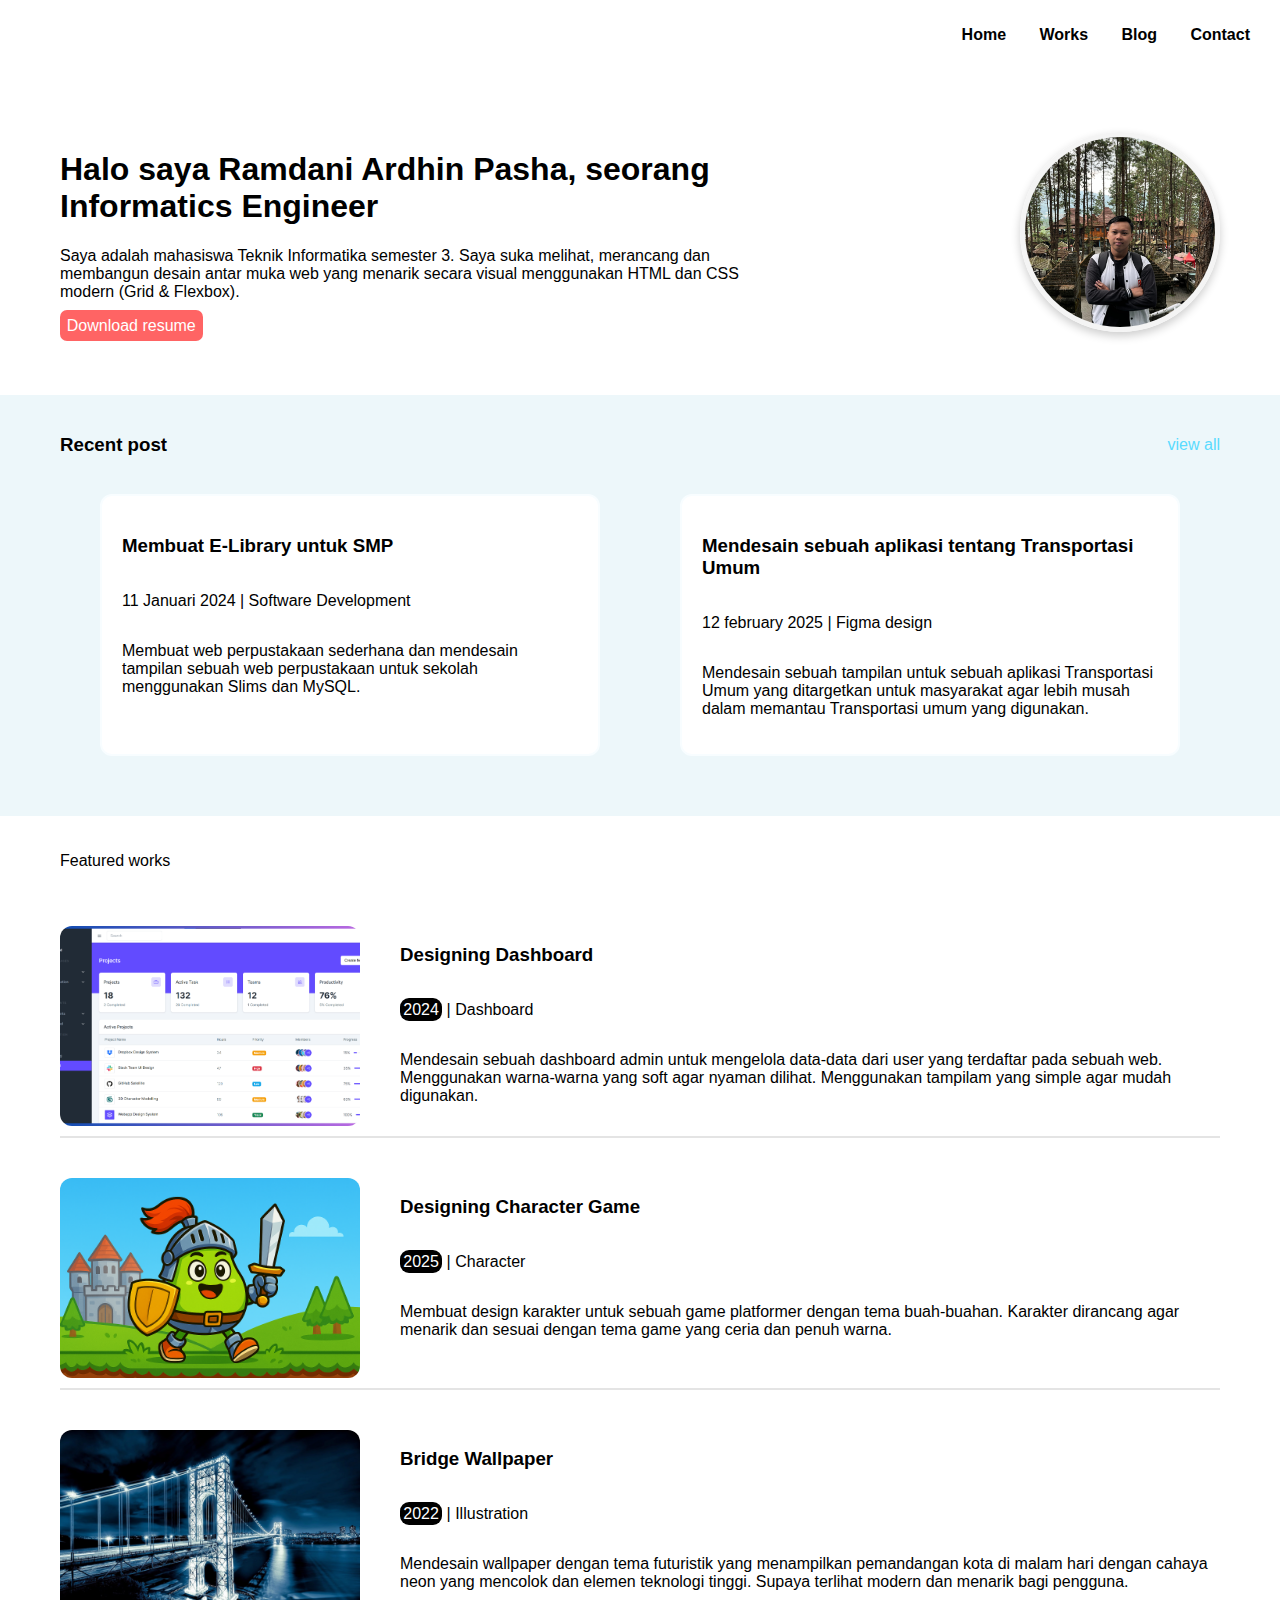
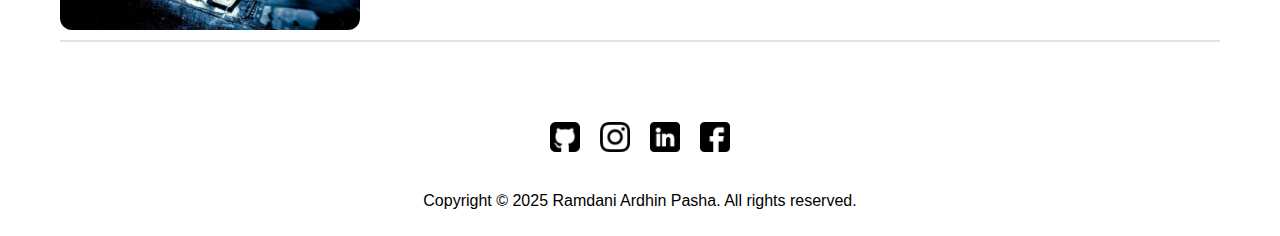
<file: index.html>
<!DOCTYPE html>
<html lang="en">
<head>
    <meta charset="UTF-8">
    <meta name="viewport" content="width=device-width, initial-scale=1.0">
    <title>Document</title>
    <link rel="stylesheet" href="style.css">
</head>
<body>
    <header>
        <aside class="layout">
            <div class="burger" id="burger">=</div>
        <div class="parent_link" id="parentlink">
                <nav>
                    <div class="link"><a href="#">Home</a></div>
                    <div class="link"><a href="works.html">Works</a></div>
                    <div class="link"><a href="blog.html">Blog</a></div>
                    <div class="link"><a href="#">Contact</a></div>
                </nav> 
        </div>
        </aside>
    </header>

    <main>
        <div class="profil">
            <div class="textinfo">
                <h1>Halo saya Ramdani Ardhin Pasha, seorang Informatics Engineer</h1>
                <p>
                    Saya adalah mahasiswa Teknik Informatika semester 3. Saya suka melihat, merancang dan 
                    membangun desain antar muka web yang menarik secara visual 
                    menggunakan HTML dan CSS modern (Grid & Flexbox).
                </p>
                <a href="#">Download resume</a>
            </div>
            <div class="profilepfp">
                <img src="assets/images/IMG-20250724-WA0079.jpg" alt="Foto Profil Penulis">
            </div>
        </div>

        <div class="recently">
            <nav>
                <h3>Recent post</h3>
                <a href="#">view all</a>
            </nav>
            <div class="container_post">
                <div class="post1">
                    <h3>Membuat E-Library untuk SMP</h3>
                    <p>11 Januari 2024 | Software Development</p>
                    <p>
                        Membuat web perpustakaan sederhana dan mendesain tampilan 
                        sebuah web perpustakaan untuk sekolah menggunakan Slims dan MySQL.
                    </p>
                </div>
                <div class="post2">
                    <h3>Mendesain sebuah aplikasi tentang Transportasi Umum</h3>
                    <p>12 february 2025 | Figma design</p>
                    <p>
                        Mendesain sebuah tampilan untuk sebuah aplikasi Transportasi Umum 
                        yang ditargetkan untuk masyarakat agar lebih musah dalam memantau
                        Transportasi umum yang digunakan.
                    </p>
                </div>
            </div>
        </div>
        <div class="featured_work">
            <nav>
                <p>Featured works</p>
            </nav>
            <div class="works_only">
                <div class="container1">
                    <img src="assets/images/dash.png" alt="Dashboard">
                    <div class="info1">
                        <h3>Designing Dashboard</h3>
                        <p><span class="tahun">2024</span> | Dashboard</p>
                        <p>
                            Mendesain sebuah dashboard admin untuk mengelola 
                            data-data dari user yang terdaftar pada sebuah web. 
                            Menggunakan warna-warna yang soft agar nyaman dilihat.
                            Menggunakan tampilam yang simple agar mudah digunakan.
                        </p>
                    </div>
                </div>
                <div class="container2">
                    <img src="assets/images/pear.png" alt="Character">
                    <div class="info2">
                        <h3>Designing Character Game</h3>
                        <p><span class="tahun">2025</span> | Character</p>
                        <p>
                            Membuat design karakter untuk sebuah game platformer
                            dengan tema buah-buahan. Karakter dirancang agar menarik
                            dan sesuai dengan tema game yang ceria dan penuh warna.
                        </p>
                    </div>
                </div>
                <div class="container3">
                    <img src="assets/images/wallp.jpg" alt="Bridge">
                    <div class="info3">
                        <h3>Bridge Wallpaper</h3>
                        <p><span class="tahun">2022</span> | Illustration</p>
                        <p>
                            Mendesain wallpaper dengan tema futuristik yang
                            menampilkan pemandangan kota di malam hari dengan
                            cahaya neon yang mencolok dan elemen teknologi tinggi.
                            Supaya terlihat modern dan menarik bagi pengguna.
                        </p>
                    </div>
                </div>
            </div>
        </div>
    </main>

    <footer>
        <div class="redir"> 
            <a href="https://github.com/pashalahh"><img src="assets/images/github-sign.png" class="hyperlink" alt="github"></a>
            <a href="https://www.instagram.com/sayapasha_?igsh=MXIyNGR3b2xvYzBzNA=="><img src="assets/images/instagram.png" class="hyperlink" alt="instagram"></a>
            <a href="#"><img src="assets/images/linkedin.png" class="hyperlink" alt="linkedin"></a>
            <a href="#"><img src="assets/images/facebook.png" class="hyperlink" alt="facebook"></a>
        </div>
        <p>Copyright &copy; 2025 Ramdani Ardhin Pasha. All rights reserved.</p>
    </footer>
    <script src="assets/js/script.js"></script>
</body>
</html>
</file>
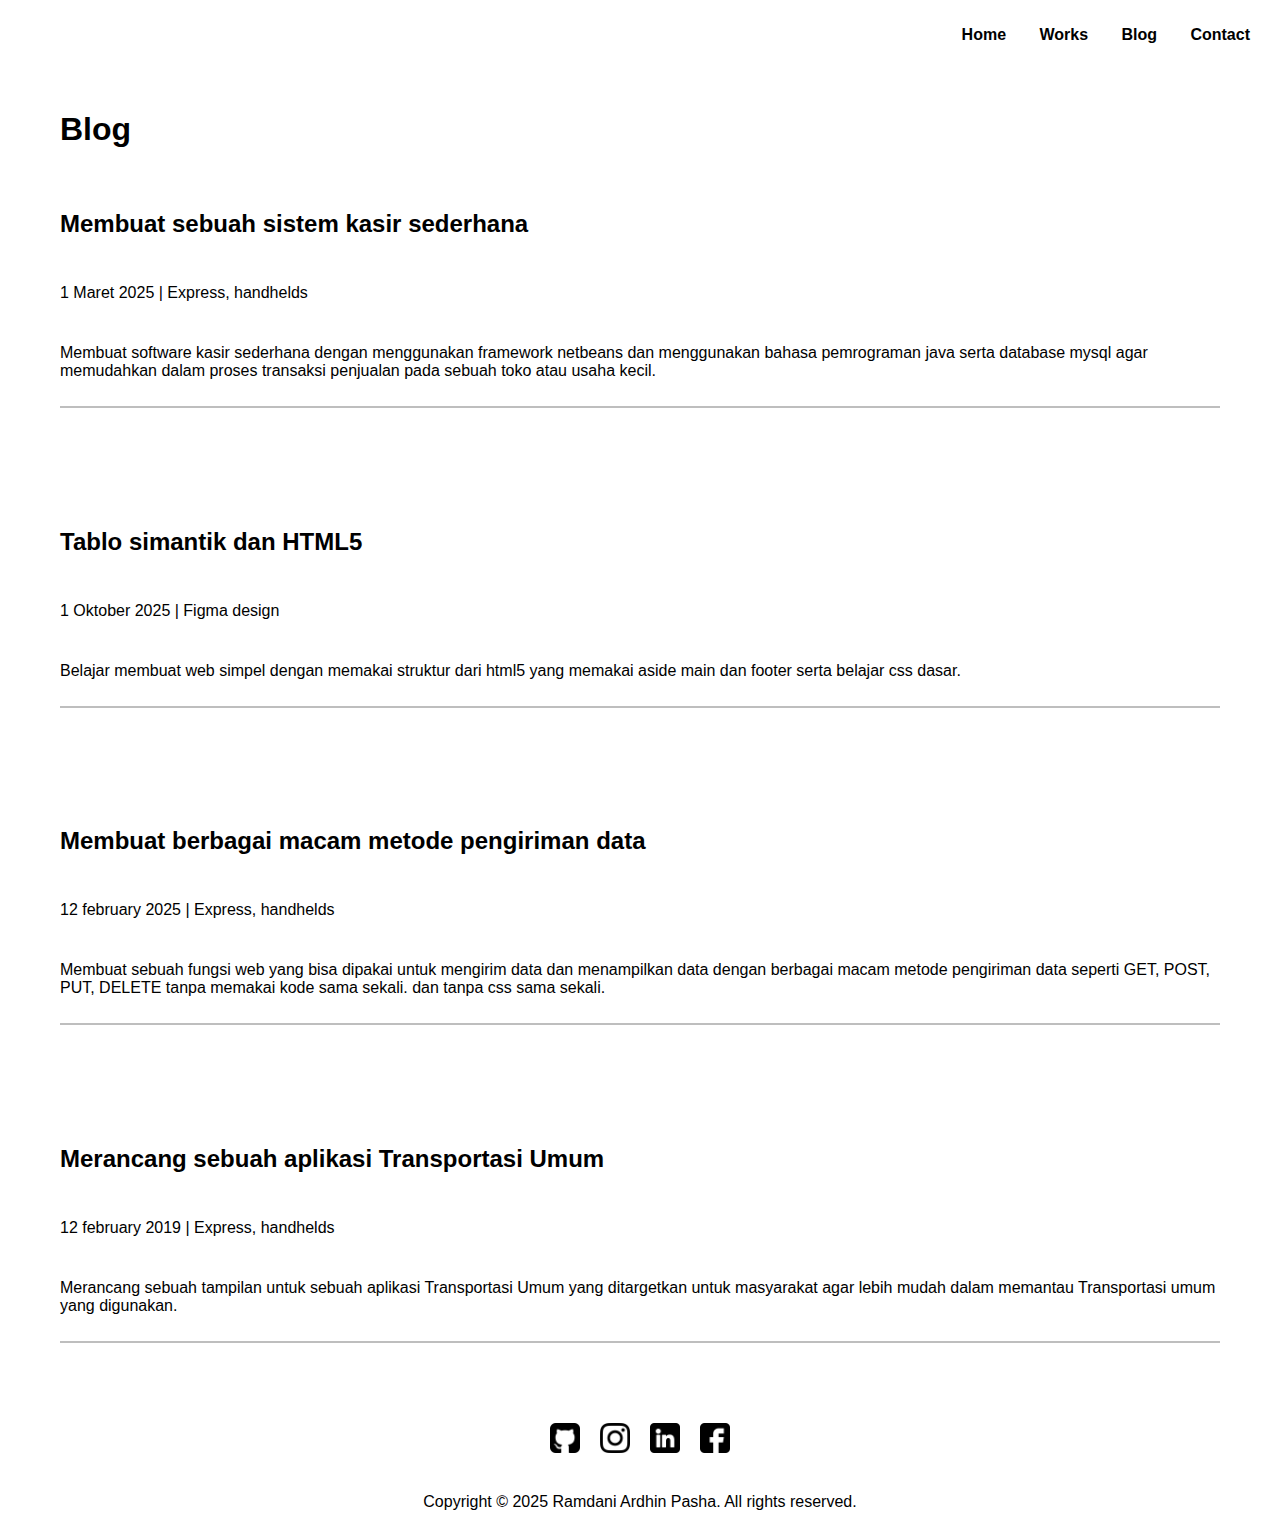
<file: blog.html>
<!DOCTYPE html>
<html lang="en">
<head>
    <meta charset="UTF-8">
    <meta name="viewport" content="width=device-width, initial-scale=1.0">
    <title>Document</title>
    <link rel="stylesheet" href="style.css">
</head>
<body>
    <header>
        <aside class="layout">
            <div class="burger" id="burger">=</div>
        <div class="parent_link" id="parentlink">
                <nav>
                    <div class="link"><a href="index.html">Home</a></div>
                    <div class="link"><a href="works.html">Works</a></div>
                    <div class="link"><a href="#">Blog</a></div>
                    <div class="link"><a href="#">Contact</a></div>
                </nav> 
        </div>
        </aside>
    </header>

    <main>
        <div class="blog_big">
            <nav>
                <h1>Blog</h1>
            </nav>
            <div class="container_post_blog">
                <a href="single_blog.html" class="posting1">
                    <h2>Membuat sebuah sistem kasir sederhana</h2>
                    <p>1 Maret 2025 | Express, handhelds</p>
                    <p>
                        Membuat software kasir sederhana dengan 
                        menggunakan framework netbeans dan menggunakan
                        bahasa pemrograman java serta database
                        mysql agar memudahkan dalam proses transaksi penjualan
                        pada sebuah toko atau usaha kecil.
                    </p>
                </a>
                <div class="posting2">
                    <h2>Tablo simantik dan HTML5</h2>
                    <p>1 Oktober 2025 | Figma design</p>
                    <p>
                        Belajar membuat web simpel dengan memakai struktur dari
                        html5 yang memakai aside main dan footer 
                        serta belajar css dasar.</p>
                </div>
                <div class="posting3">
                    <h2>Membuat berbagai macam metode pengiriman data</h2>
                    <p>12 february 2025 | Express, handhelds</p>
                    <p>
                        Membuat sebuah fungsi web yang bisa dipakai untuk 
                        mengirim data dan menampilkan data dengan berbagai
                        macam metode pengiriman data seperti GET, POST, 
                        PUT, DELETE tanpa memakai kode sama sekali. dan tanpa css
                        sama sekali.
                    </p>
                </div>
                <div class="posting4">
                    <h2>Merancang sebuah aplikasi Transportasi Umum</h2>
                    <p>12 february 2019 | Express, handhelds</p>
                    <p>
                        Merancang sebuah tampilan untuk sebuah aplikasi 
                        Transportasi Umum yang ditargetkan untuk masyarakat 
                        agar lebih mudah dalam memantau Transportasi umum 
                        yang digunakan.
                    </p>
                </div>
            </div>
        </div>
    </main>

    <footer>
        <div class="redir"> 
            <a href="https://github.com/pashalahh"><img src="assets/images/github-sign.png" class="hyperlink" alt="github"></a>
            <a href="https://www.instagram.com/sayapasha_?igsh=MXIyNGR3b2xvYzBzNA=="><img src="assets/images/instagram.png" class="hyperlink" alt="instagram"></a>
            <a href="#"><img src="assets/images/linkedin.png" class="hyperlink" alt="linkedin"></a>
            <a href="#"><img src="assets/images/facebook.png" class="hyperlink" alt="facebook"></a>
        </div>
        <p>Copyright &copy; 2025 Ramdani Ardhin Pasha. All rights reserved.</p>
    </footer>
    <script src="assets/js/script.js"></script>
</body>
</html>
</file>
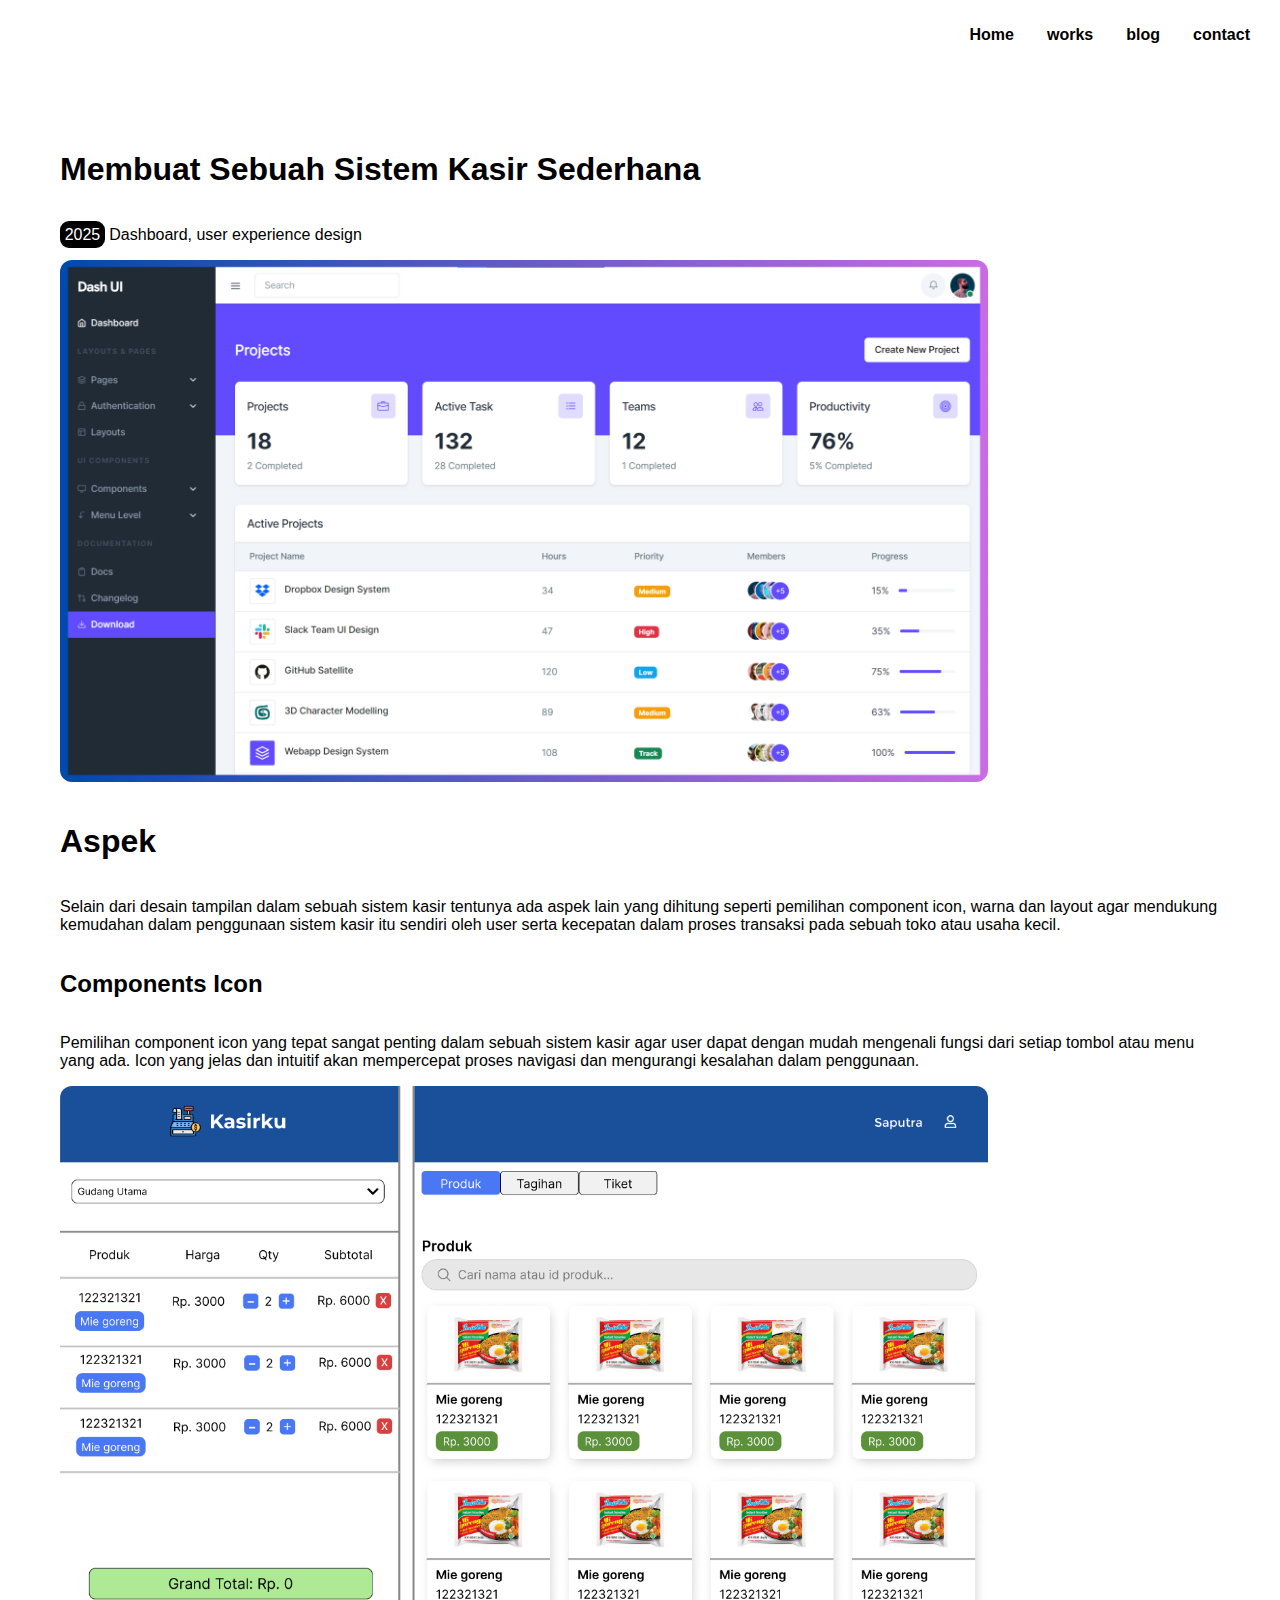
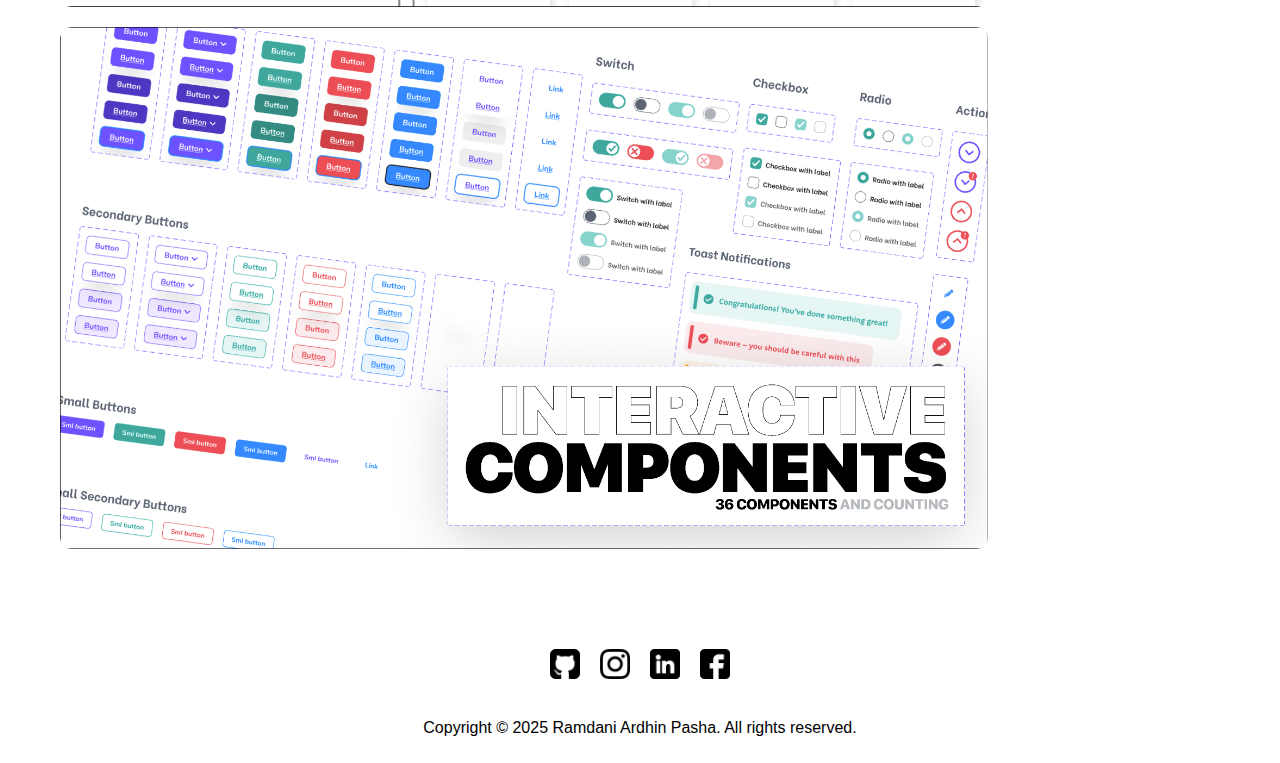
<file: single_blog.html>
<!DOCTYPE html>
<html lang="en">
<head>
    <meta charset="UTF-8">
    <meta name="viewport" content="width=device-width, initial-scale=1.0">
    <title>Document</title>
    <link rel="stylesheet" href="style.css">
</head>
<body>
    <header>
        <aside class="layout">
            <div class="burger" id="burger">=</div>
        <div class="parent_link" id="parentlink">
                <nav>
                    <div class="link"><a href="index.html">Home</a></div>
                    <div class="link"><a href="works.html">works</a></div>
                    <div class="link"><a href="blog.html">blog</a></div>
                    <div class="link"><a href="#">contact</a></div>
                </nav> 
        </div>
        </aside>
    </header>

    <main>
        <div class="single_blog_big_container">
            <div class="detail_works1">
                <h1>Membuat Sebuah Sistem Kasir Sederhana</h1>
                <p><span class="tahun">2025</span> Dashboard, user experience design</p>
                <img src="assets/images/dash.png" alt="dashboard">
                <h1>Aspek</h1>
                <p>
                    Selain dari desain tampilan dalam sebuah sistem kasir tentunya ada 
                    aspek lain yang dihitung seperti pemilihan component icon, warna dan 
                    layout agar mendukung kemudahan dalam penggunaan 
                    sistem kasir itu sendiri oleh user serta kecepatan dalam proses transaksi
                    pada sebuah toko atau usaha kecil.
                </p>
                <h2>Components Icon</h2>
                <p>
                   Pemilihan component icon yang tepat sangat penting dalam
                   sebuah sistem kasir agar user dapat dengan mudah mengenali fungsi
                   dari setiap tombol atau menu yang ada. Icon yang jelas dan intuitif
                   akan mempercepat proses navigasi dan mengurangi kesalahan dalam penggunaan.
                </p>
                <img src="assets/images/kasir.png" alt="cashier">
                <img src="assets/images/compo.png" alt="components">
            </div>
        </div>
    </main>

    <footer>
        <div class="redir"> 
            <a href="https://github.com/pashalahh"><img src="assets/images/github-sign.png" class="hyperlink" alt="github"></a>
            <a href="https://www.instagram.com/sayapasha_?igsh=MXIyNGR3b2xvYzBzNA=="><img src="assets/images/instagram.png" class="hyperlink" alt="instagram"></a>
            <a href="#"><img src="assets/images/linkedin.png" class="hyperlink" alt="linkedin"></a>
            <a href="#"><img src="assets/images/facebook.png" class="hyperlink" alt="facebook"></a>
        </div>
        <p>Copyright &copy; 2025 Ramdani Ardhin Pasha. All rights reserved.</p>
    </footer>
    <script src="assets/js/script.js"></script>
</body>
</html>
</file>
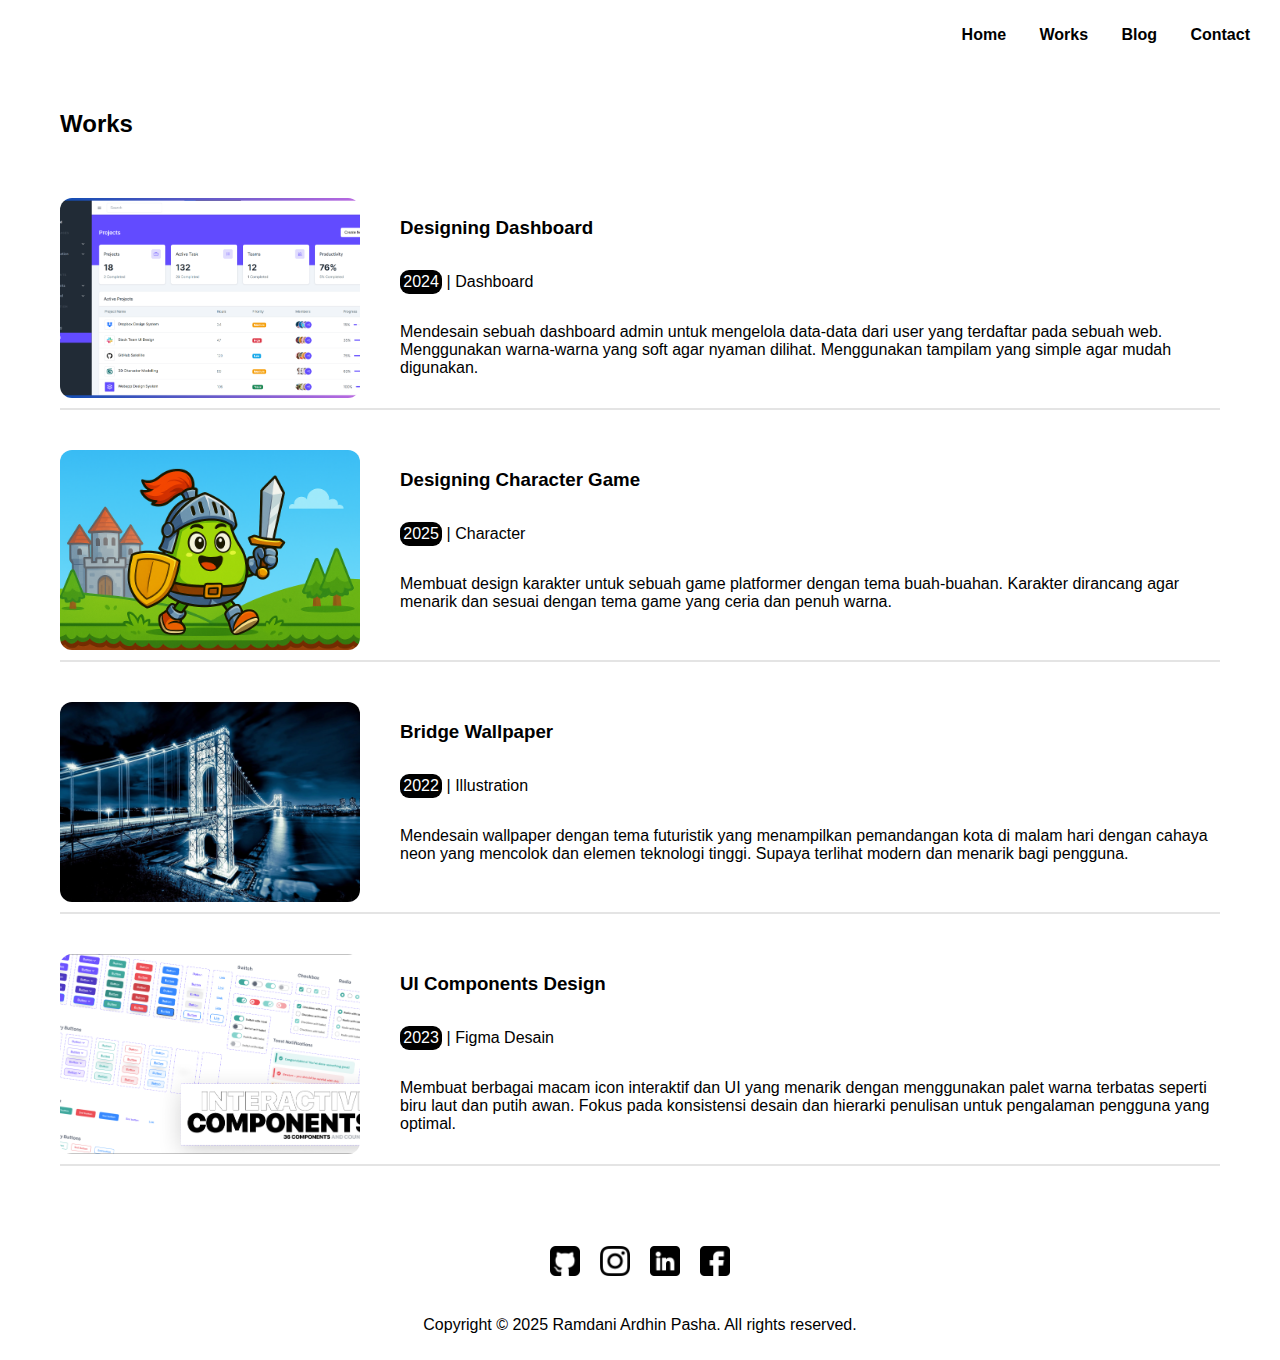
<file: works.html>
<!DOCTYPE html>
<html lang="en">
<head>
    <meta charset="UTF-8">
    <meta name="viewport" content="width=device-width, initial-scale=1.0">
    <title>Document</title>
    <link rel="stylesheet" href="style.css">
</head>
<body>
    <header>
        <aside class="layout">
            <div class="burger" id="burger">=</div>
            <div class="parent_link" id="parentlink">
                <nav>
                    <div class="link"><a href="index.html">Home</a></div>
                    <div class="link"><a href="#">Works</a></div>
                    <div class="link"><a href="blog.html">Blog</a></div>
                    <div class="link"><a href="#">Contact</a></div>
                </nav> 
        </div>
        </aside>
    </header>

    <main>
        <div class="featured_work">
            <h2>Works</h2>
            <div class="works_only">
                <a href="single-blog.html" class="container1">
                    <img src="assets/images/dash.png" alt="Dashboard">
                    <div class="info1">
                        <h3>Designing Dashboard</h3>
                        <p><span class="tahun">2024</span> | Dashboard</p>
                        <p>
                            Mendesain sebuah dashboard admin untuk mengelola 
                            data-data dari user yang terdaftar pada sebuah web. 
                            Menggunakan warna-warna yang soft agar nyaman dilihat.
                            Menggunakan tampilam yang simple agar mudah digunakan.
                        </p>
                    </div>
                </a>
                <div class="container2">
                    <img src="assets/images/pear.png" alt="Character">
                    <div class="info2">
                        <h3>Designing Character Game</h3>
                        <p><span class="tahun">2025</span> | Character</p>
                        <p>
                            Membuat design karakter untuk sebuah game platformer
                            dengan tema buah-buahan. Karakter dirancang agar menarik
                            dan sesuai dengan tema game yang ceria dan penuh warna.
                        </p>
                    </div>
                </div>
                <div class="container3">
                    <img src="assets/images/wallp.jpg" alt="Bridge">
                    <div class="info3">
                        <h3>Bridge Wallpaper</h3>
                        <p><span class="tahun">2022</span> | Illustration</p>
                        <p>
                            Mendesain wallpaper dengan tema futuristik yang
                            menampilkan pemandangan kota di malam hari dengan
                            cahaya neon yang mencolok dan elemen teknologi tinggi.
                            Supaya terlihat modern dan menarik bagi pengguna.
                        </p>
                    </div>
                </div>
                <div class="container4">
                    <img src="assets/images/compo.png" alt="ui component">
                    <div class="info4">
                        <h3>UI Components Design</h3>
                        <p><span class="tahun">2023</span> | Figma Desain</p>
                        <p>
                            Membuat berbagai macam icon interaktif dan UI yang menarik
                            dengan menggunakan palet warna terbatas seperti biru laut
                            dan putih awan. Fokus pada konsistensi desain dan hierarki
                            penulisan untuk pengalaman pengguna yang optimal.
                        </p>
                </div>
            </div>
        </div>
    </main>

    <footer>
        <div class="redir"> 
            <a href="https://github.com/pashalahh"><img src="assets/images/github-sign.png" class="hyperlink" alt="github"></a>
            <a href="https://www.instagram.com/sayapasha_?igsh=MXIyNGR3b2xvYzBzNA=="><img src="assets/images/instagram.png" class="hyperlink" alt="instagram"></a>
            <a href="#"><img src="assets/images/linkedin.png" class="hyperlink" alt="linkedin"></a>
            <a href="#"><img src="assets/images/facebook.png" class="hyperlink" alt="facebook"></a>
        </div>
        <p>Copyright &copy; 2025 Ramdani Ardhin Pasha. All rights reserved.</p>
    </footer>
    <script src="assets/js/script.js"></script>
</body>
</html>
</file>
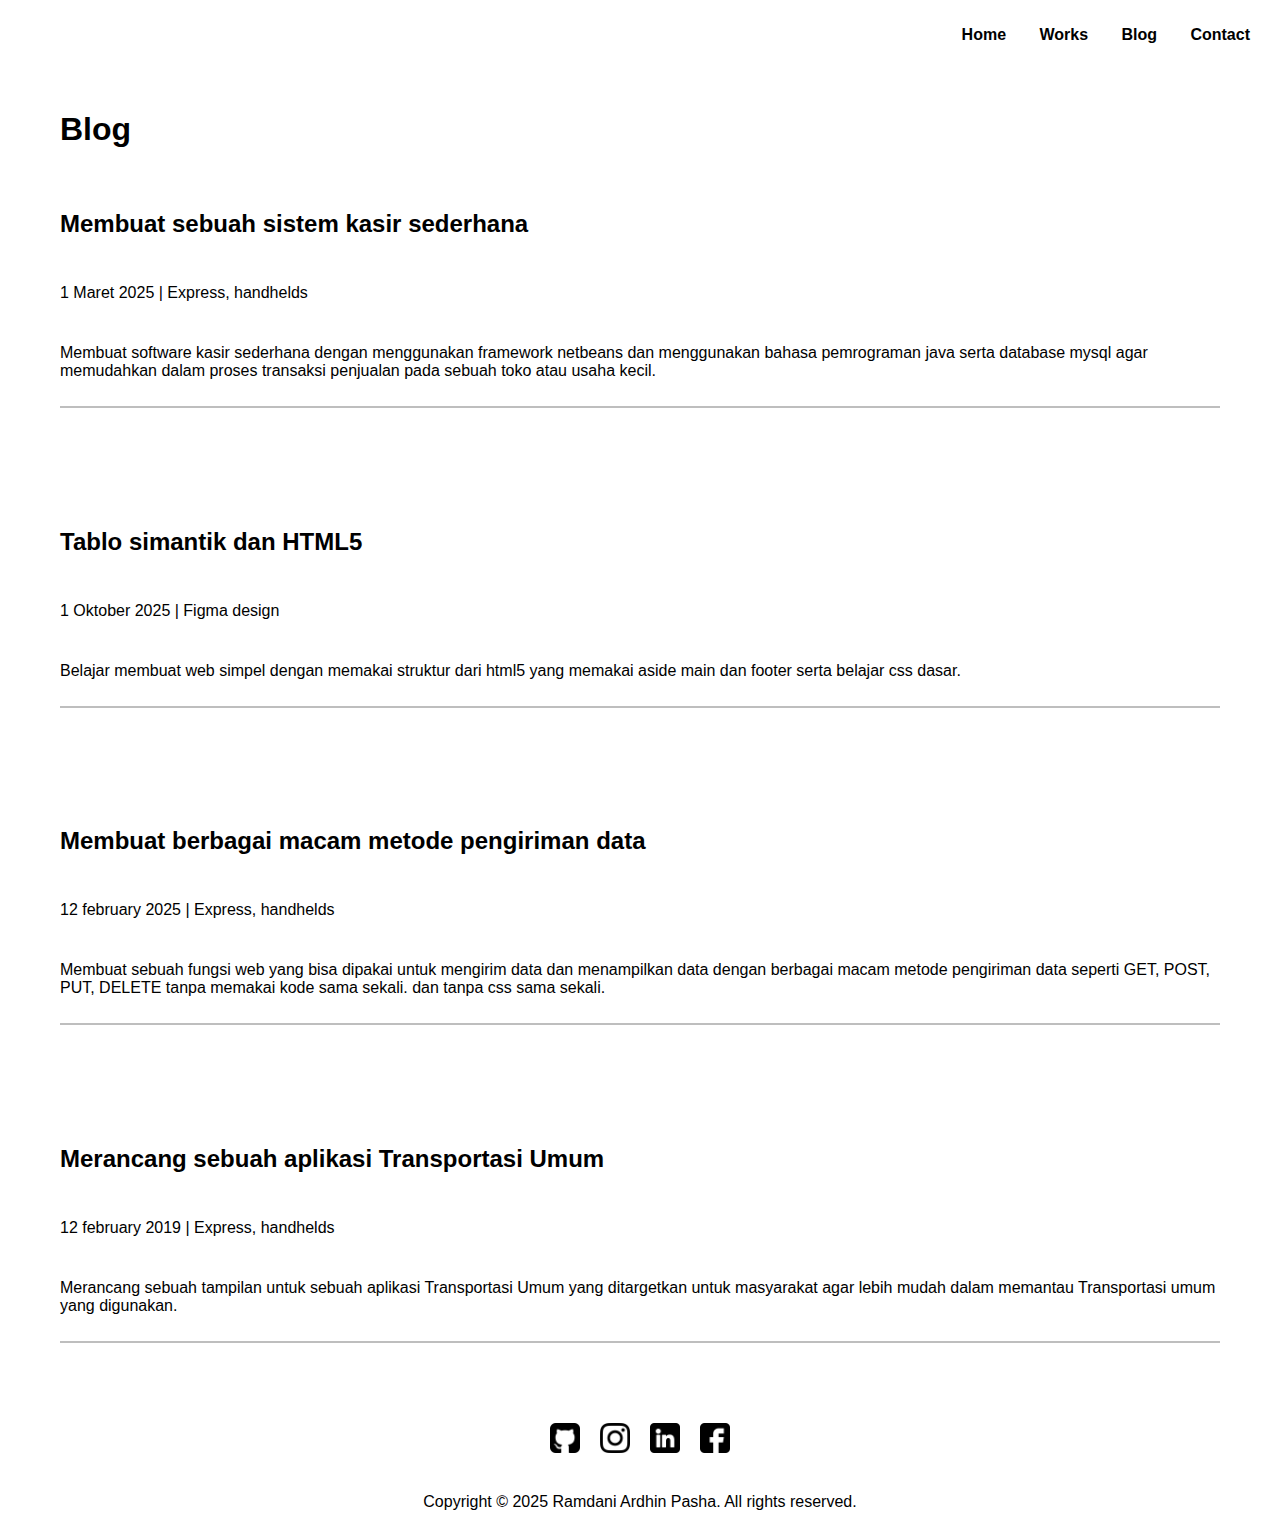
<file: portofolio-projek/blog.html>
<!DOCTYPE html>
<html lang="en">
<head>
    <meta charset="UTF-8">
    <meta name="viewport" content="width=device-width, initial-scale=1.0">
    <title>Document</title>
    <link rel="stylesheet" href="style.css">
</head>
<body>
    <header>
        <aside class="layout">
            <div class="burger" id="burger">=</div>
        <div class="parent_link" id="parentlink">
                <nav>
                    <div class="link"><a href="index.html">Home</a></div>
                    <div class="link"><a href="works.html">Works</a></div>
                    <div class="link"><a href="#">Blog</a></div>
                    <div class="link"><a href="#">Contact</a></div>
                </nav> 
        </div>
        </aside>
    </header>

    <main>
        <div class="blog_big">
            <nav>
                <h1>Blog</h1>
            </nav>
            <div class="container_post_blog">
                <a href="single-blog.html" class="posting1">
                    <h2>Membuat sebuah sistem kasir sederhana</h2>
                    <p>1 Maret 2025 | Express, handhelds</p>
                    <p>
                        Membuat software kasir sederhana dengan 
                        menggunakan framework netbeans dan menggunakan
                        bahasa pemrograman java serta database
                        mysql agar memudahkan dalam proses transaksi penjualan
                        pada sebuah toko atau usaha kecil.
                    </p>
                </a>
                <div class="posting2">
                    <h2>Tablo simantik dan HTML5</h2>
                    <p>1 Oktober 2025 | Figma design</p>
                    <p>
                        Belajar membuat web simpel dengan memakai struktur dari
                        html5 yang memakai aside main dan footer 
                        serta belajar css dasar.</p>
                </div>
                <div class="posting3">
                    <h2>Membuat berbagai macam metode pengiriman data</h2>
                    <p>12 february 2025 | Express, handhelds</p>
                    <p>
                        Membuat sebuah fungsi web yang bisa dipakai untuk 
                        mengirim data dan menampilkan data dengan berbagai
                        macam metode pengiriman data seperti GET, POST, 
                        PUT, DELETE tanpa memakai kode sama sekali. dan tanpa css
                        sama sekali.
                    </p>
                </div>
                <div class="posting4">
                    <h2>Merancang sebuah aplikasi Transportasi Umum</h2>
                    <p>12 february 2019 | Express, handhelds</p>
                    <p>
                        Merancang sebuah tampilan untuk sebuah aplikasi 
                        Transportasi Umum yang ditargetkan untuk masyarakat 
                        agar lebih mudah dalam memantau Transportasi umum 
                        yang digunakan.
                    </p>
                </div>
            </div>
        </div>
    </main>

    <footer>
        <div class="redir"> 
            <a href="https://github.com/pashalahh"><img src="assets/images/github-sign.png" class="hyperlink" alt="github"></a>
            <a href="https://www.instagram.com/sayapasha_?igsh=MXIyNGR3b2xvYzBzNA=="><img src="assets/images/instagram.png" class="hyperlink" alt="instagram"></a>
            <a href="#"><img src="assets/images/linkedin.png" class="hyperlink" alt="linkedin"></a>
            <a href="#"><img src="assets/images/facebook.png" class="hyperlink" alt="facebook"></a>
        </div>
        <p>Copyright &copy; 2025 Ramdani Ardhin Pasha. All rights reserved.</p>
    </footer>
    <script src="assets/js/script.js"></script>
</body>
</html>
</file>
<file: style.css>
* {
  box-sizing: border-box;
}


body {
    font-family: Arial, Helvetica, sans-serif;
    font-weight: normal;
    font-style: normal;
    margin: 0;
}

.parent_link {
    padding: 20px;
    display: flex;
    flex-direction: row;
    width: 100%;
    justify-content: flex-end;    
}

.parent_link nav {
    display: flex;
    flex-direction: row;
    width: auto;
    gap: 5%;
    align-items: center;
    justify-content: flex-end;
}

.parent_link .link {
    display: flex;
    flex: 1 1 0;
    justify-content: right;
    align-items: center;
    padding: 6px 10px;
}

.parent_link .link a {
    text-decoration: none;
    color: black;
    font-weight: bold;
}

.profil {
    display: flex;
    flex-direction: row;
    justify-content: space-between;
    align-items: center;
}

.profil .textinfo {
    flex: 2;
    padding: 60px;
    max-width: 800px;   
}

.profil .textinfo a {
    background-color: #ff6464;
    text-decoration: none;
    color: white;
    border-radius: 7px;
    padding: 1%;
}

.profil .profilepfp {
    flex: 1;
    padding: 60px;
    display: flex;
    justify-content: flex-end;
}

.profil .profilepfp img {
    width: 200px;
    height: 200px;
    border-radius: 50%;
    object-fit: cover;
    border: rgb(244, 244, 244) 5px solid;
    box-shadow: 0 4px 10px rgba(0, 0, 0, 0.2);
}

.recently {
    padding: 60px;
    padding-top: 20px;
    background-color: #EDF7FA;
}


.recently nav {
    display: flex;
    justify-items: center;
    justify-content: space-between;
}

.recently nav h3 {
    display: flex;
    grid-row: auto;
}

.recently nav a {
    display: flex;
    grid-row: auto;
    align-items: center;
}

.recently a {
    text-decoration: none;
    color: rgb(90, 219, 255)
}

.container_post {
    display: flex;
    flex-direction: row;
    gap: 80px;
    justify-content: center;
}


.recently .post1, .recently .post2 {
    display: flex;
    flex-direction: column;
    width: 500px;
    margin-top: 20px;
    box-sizing: border-box;
    border: 2px solid rgb(248, 253, 255);
    background-color: white;
    border-radius: 12px;
    padding: 20px;
}

.tahun {
    padding: 0.4%;
    border-radius: 9px;
    color: white;
    background-color: black;

}

.blog_big {
    padding: 60px;
    padding-top: 20px;
}

.container_post_blog {
    display: flex;
    flex-direction: column;
    gap: 80px;
    justify-content: center;
}

.blog_big .container_post_blog .posting1, .blog_big .container_post_blog .posting2, .blog_big .container_post_blog .posting3, .blog_big .container_post_blog .posting4 {
    display: flex;
    flex-direction: column;
    gap: 10px;
    justify-content: center;
    border-bottom: 2px solid rgb(190, 190, 190);
    padding-bottom: 10px;
    padding-top: 20px;
    text-decoration: none;
    color: inherit;
}

.featured_work {
    display: flex;
    flex-direction: column;
    padding: 60px;
    padding-top: 20px;
}

.featured_work nav {
    display: flex;
    justify-items: center;
    justify-content: space-between;
}

.featured_work ,.works_only {
    display: flex;
    flex-direction: column;
    gap: 20px ;
}

.featured_work .container1, .featured_work .container2, .featured_work .container3, .featured_work .container4 {
    display: flex;
    flex-direction: row;
    gap: 40px;
    justify-content: center;
    border-bottom: 2px solid rgb(228, 228, 228);
    padding-bottom: 10px;
    padding-top: 20px;
    text-decoration: none;
    color: inherit;
}

.featured_work img{
    width: 300px;
    height: 200px;
    object-fit: cover;
    border-radius: 12px;
}

.featured_work .info1, .featured_work .info2, .featured_work .info3, .featured_work .info4 {
    display: flex;
    flex-direction: column;

}
.single_blog_big_container {
    display: flex;
    justify-content: center;
}


.single_blog_big_container .detail_works1 {
    display: flex;
    flex-direction: column;
    padding: 60px;
    justify-content: center;

}

.single_blog_big_container .detail_works1 img {
    width: 80%;
    height: auto;
    border-radius: 12px;
    object-fit: cover;
    margin-bottom: 20px;
}

footer .redir {
    display: flex;
    flex-direction: row;
    justify-content: center;
    align-items: center;
    gap: 20px;
    padding: 20px;
    background-color: rgb(255, 255, 255);
}

footer .redir .hyperlink {
    width: 30px;
    height: 30px;
}

footer p {
    text-align: center;
    padding-bottom: 10px;
}

.burger {
  display: none;
}


@media (max-width: 768px) {
    body {
        margin: 0;
    }
    
    
    .parent_link {
        display: none;
        position: absolute;
        top: 60px; 
        right: 0;
        width: 100%;
        background-color: white; 
        flex-direction: column;
        align-items: flex-end;
        text-align: right;
        padding: 10px 20px;
        box-shadow: 0 2px 5px rgba(0,0,0,0.1);
    }

    .parent_link nav {
        flex-direction: column;
        width: 100%;
        gap: 10px;
        
    }

    .profil {
        flex-direction: column;
        align-items: center;
    }

    .profil .textinfo, .profil .profilepfp {
        padding: 20px;
        max-width: 100%;
    }

    .container_post {
        flex-direction: column;
        gap: 20px;
    }

    .recently .post1, .recently .post2 {
        width: 100%;
        box-sizing: border-box;
        padding: 15px;
    }

    .featured_work .container1, .featured_work .container2, .featured_work .container3, .featured_work .container4 {
        flex-direction: column;
        align-items: center;
    }

    .single_blog_big_container .detail_works1 {
        padding: 20px;
    }


    .layout {
    display: flex;
    justify-content: flex-end;
    align-items: center;
    padding: 10px 20px;
    position: relative;
    }

    .burger {
    display: block;
    position: absolute;
    top: 20px;
    right: 20px;
    font-size: 2em;
    cursor: pointer;
    user-select: none;
    z-index: 1000;
    }

    .parent_link.active {
    display: flex;
    flex-direction: column;
    align-items: flex-end;
    }
}
</file>
<file: portofolio-projek/style.css>
* {
  box-sizing: border-box;
}


body {
    font-family: Arial, Helvetica, sans-serif;
    font-weight: normal;
    font-style: normal;
    margin: 0;
}

.parent_link {
    padding: 20px;
    display: flex;
    flex-direction: row;
    width: 100%;
    justify-content: flex-end;    
}

.parent_link nav {
    display: flex;
    flex-direction: row;
    width: auto;
    gap: 5%;
    align-items: center;
    justify-content: flex-end;
}

.parent_link .link {
    display: flex;
    flex: 1 1 0;
    justify-content: right;
    align-items: center;
    padding: 6px 10px;
}

.parent_link .link a {
    text-decoration: none;
    color: black;
    font-weight: bold;
}

.profil {
    display: flex;
    flex-direction: row;
    justify-content: space-between;
    align-items: center;
}

.profil .textinfo {
    flex: 2;
    padding: 60px;
    max-width: 800px;   
}

.profil .textinfo a {
    background-color: #ff6464;
    text-decoration: none;
    color: white;
    border-radius: 7px;
    padding: 1%;
}

.profil .profilepfp {
    flex: 1;
    padding: 60px;
    display: flex;
    justify-content: flex-end;
}

.profil .profilepfp img {
    width: 200px;
    height: 200px;
    border-radius: 50%;
    object-fit: cover;
    border: rgb(244, 244, 244) 5px solid;
    box-shadow: 0 4px 10px rgba(0, 0, 0, 0.2);
}

.recently {
    padding: 60px;
    padding-top: 20px;
    background-color: #EDF7FA;
}


.recently nav {
    display: flex;
    justify-items: center;
    justify-content: space-between;
}

.recently nav h3 {
    display: flex;
    grid-row: auto;
}

.recently nav a {
    display: flex;
    grid-row: auto;
    align-items: center;
}

.recently a {
    text-decoration: none;
    color: rgb(90, 219, 255)
}

.container_post {
    display: flex;
    flex-direction: row;
    gap: 80px;
    justify-content: center;
}


.recently .post1, .recently .post2 {
    display: flex;
    flex-direction: column;
    width: 500px;
    margin-top: 20px;
    box-sizing: border-box;
    border: 2px solid rgb(248, 253, 255);
    background-color: white;
    border-radius: 12px;
    padding: 20px;
}

.tahun {
    padding: 0.4%;
    border-radius: 9px;
    color: white;
    background-color: black;

}

.blog_big {
    padding: 60px;
    padding-top: 20px;
}

.container_post_blog {
    display: flex;
    flex-direction: column;
    gap: 80px;
    justify-content: center;
}

.blog_big .container_post_blog .posting1, .blog_big .container_post_blog .posting2, .blog_big .container_post_blog .posting3, .blog_big .container_post_blog .posting4 {
    display: flex;
    flex-direction: column;
    gap: 10px;
    justify-content: center;
    border-bottom: 2px solid rgb(190, 190, 190);
    padding-bottom: 10px;
    padding-top: 20px;
    text-decoration: none;
    color: inherit;
}

.featured_work {
    display: flex;
    flex-direction: column;
    padding: 60px;
    padding-top: 20px;
}

.featured_work nav {
    display: flex;
    justify-items: center;
    justify-content: space-between;
}

.featured_work ,.works_only {
    display: flex;
    flex-direction: column;
    gap: 20px ;
}

.featured_work .container1, .featured_work .container2, .featured_work .container3, .featured_work .container4 {
    display: flex;
    flex-direction: row;
    gap: 40px;
    justify-content: center;
    border-bottom: 2px solid rgb(228, 228, 228);
    padding-bottom: 10px;
    padding-top: 20px;
    text-decoration: none;
    color: inherit;
}

.featured_work img{
    width: 300px;
    height: 200px;
    object-fit: cover;
    border-radius: 12px;
}

.featured_work .info1, .featured_work .info2, .featured_work .info3, .featured_work .info4 {
    display: flex;
    flex-direction: column;

}
.single_blog_big_container {
    display: flex;
    justify-content: center;
}


.single_blog_big_container .detail_works1 {
    display: flex;
    flex-direction: column;
    padding: 60px;
    justify-content: center;

}

.single_blog_big_container .detail_works1 img {
    width: 80%;
    height: auto;
    border-radius: 12px;
    object-fit: cover;
    margin-bottom: 20px;
}

footer .redir {
    display: flex;
    flex-direction: row;
    justify-content: center;
    align-items: center;
    gap: 20px;
    padding: 20px;
    background-color: rgb(255, 255, 255);
}

footer .redir .hyperlink {
    width: 30px;
    height: 30px;
}

footer p {
    text-align: center;
    padding-bottom: 10px;
}

.burger {
  display: none;
}


@media (max-width: 768px) {
    body {
        margin: 0;
    }
    
    
    .parent_link {
        display: none;
        position: absolute;
        top: 60px; 
        right: 0;
        width: 100%;
        background-color: white; 
        flex-direction: column;
        align-items: flex-end;
        text-align: right;
        padding: 10px 20px;
        box-shadow: 0 2px 5px rgba(0,0,0,0.1);
    }

    .parent_link nav {
        flex-direction: column;
        width: 100%;
        gap: 10px;
        
    }

    .profil {
        flex-direction: column;
        align-items: center;
    }

    .profil .textinfo, .profil .profilepfp {
        padding: 20px;
        max-width: 100%;
    }

    .container_post {
        flex-direction: column;
        gap: 20px;
    }

    .recently .post1, .recently .post2 {
        width: 100%;
        box-sizing: border-box;
        padding: 15px;
    }

    .featured_work .container1, .featured_work .container2, .featured_work .container3, .featured_work .container4 {
        flex-direction: column;
        align-items: center;
    }

    .single_blog_big_container .detail_works1 {
        padding: 20px;
    }


    .layout {
    display: flex;
    justify-content: flex-end;
    align-items: center;
    padding: 10px 20px;
    position: relative;
    }

    .burger {
    display: block;
    position: absolute;
    top: 20px;
    right: 20px;
    font-size: 2em;
    cursor: pointer;
    user-select: none;
    z-index: 1000;
    }

    .parent_link.active {
    display: flex;
    flex-direction: column;
    align-items: flex-end;
    }
}
</file>
